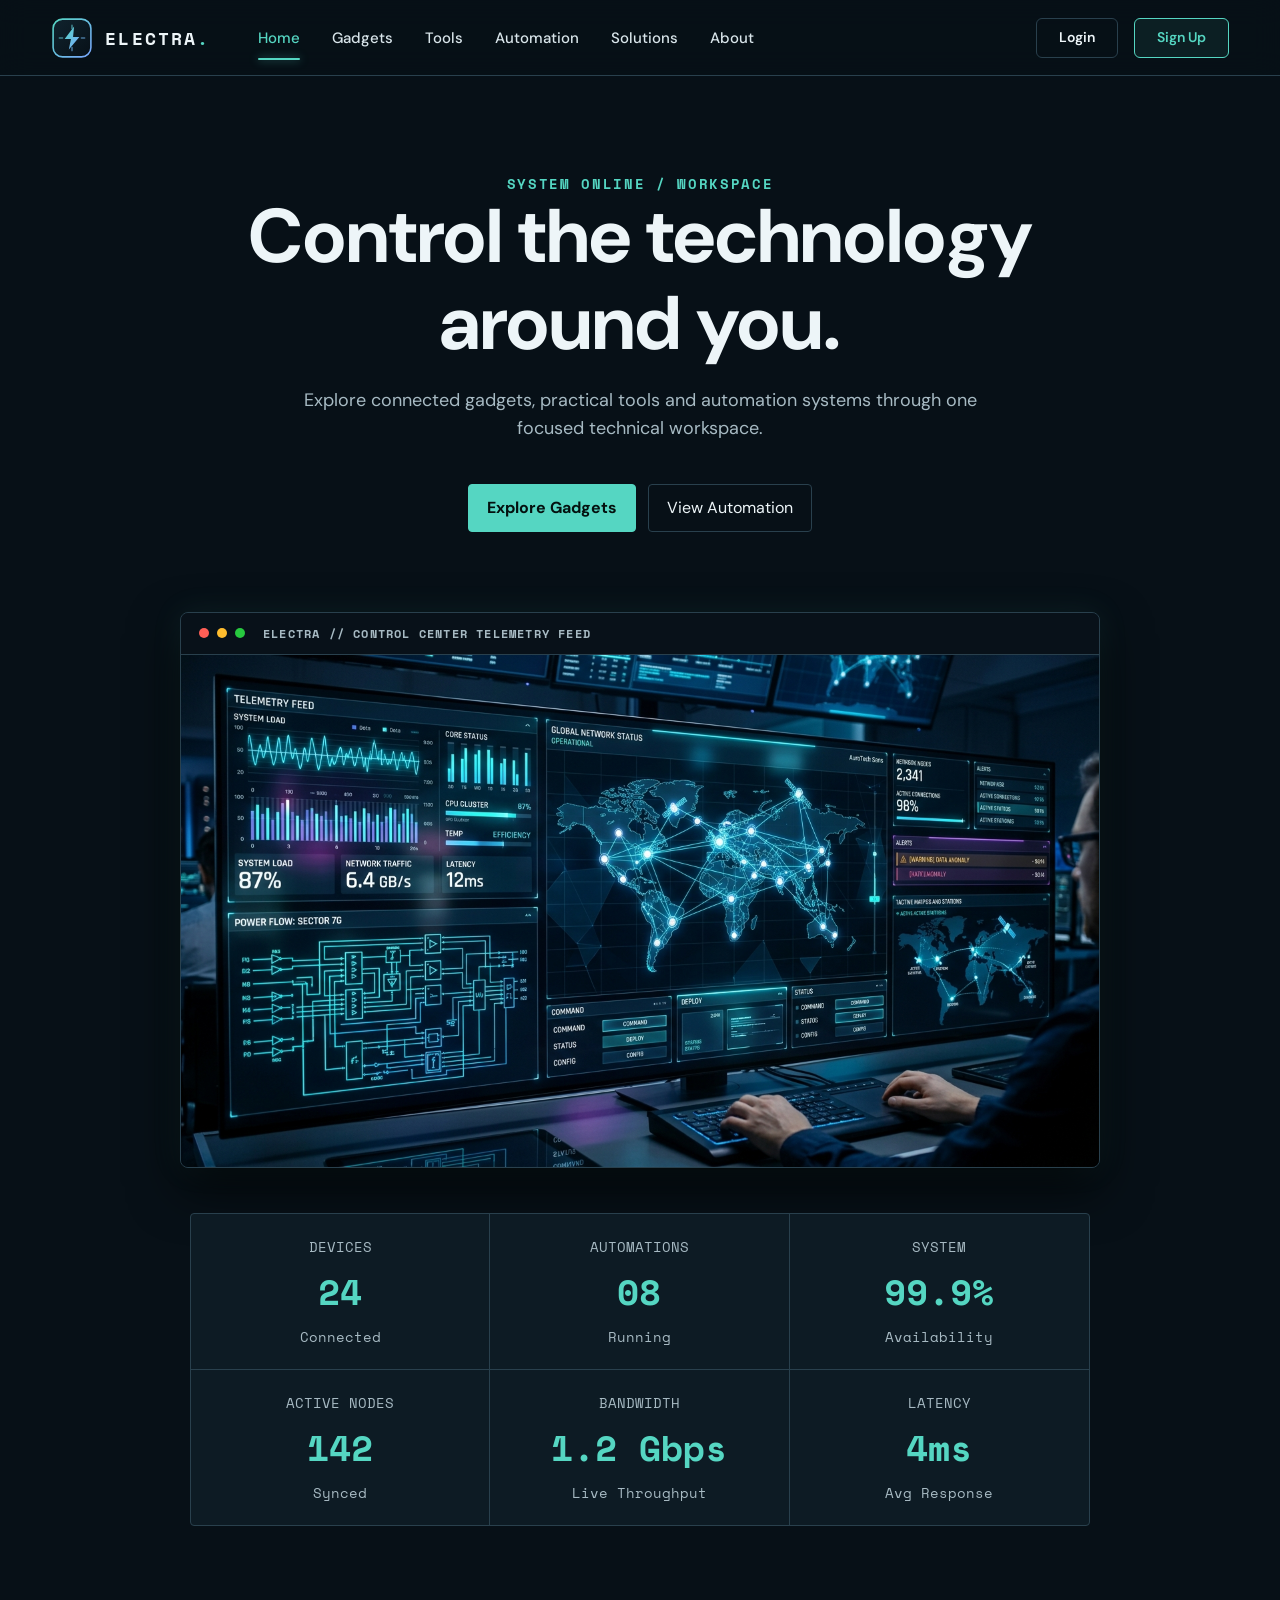
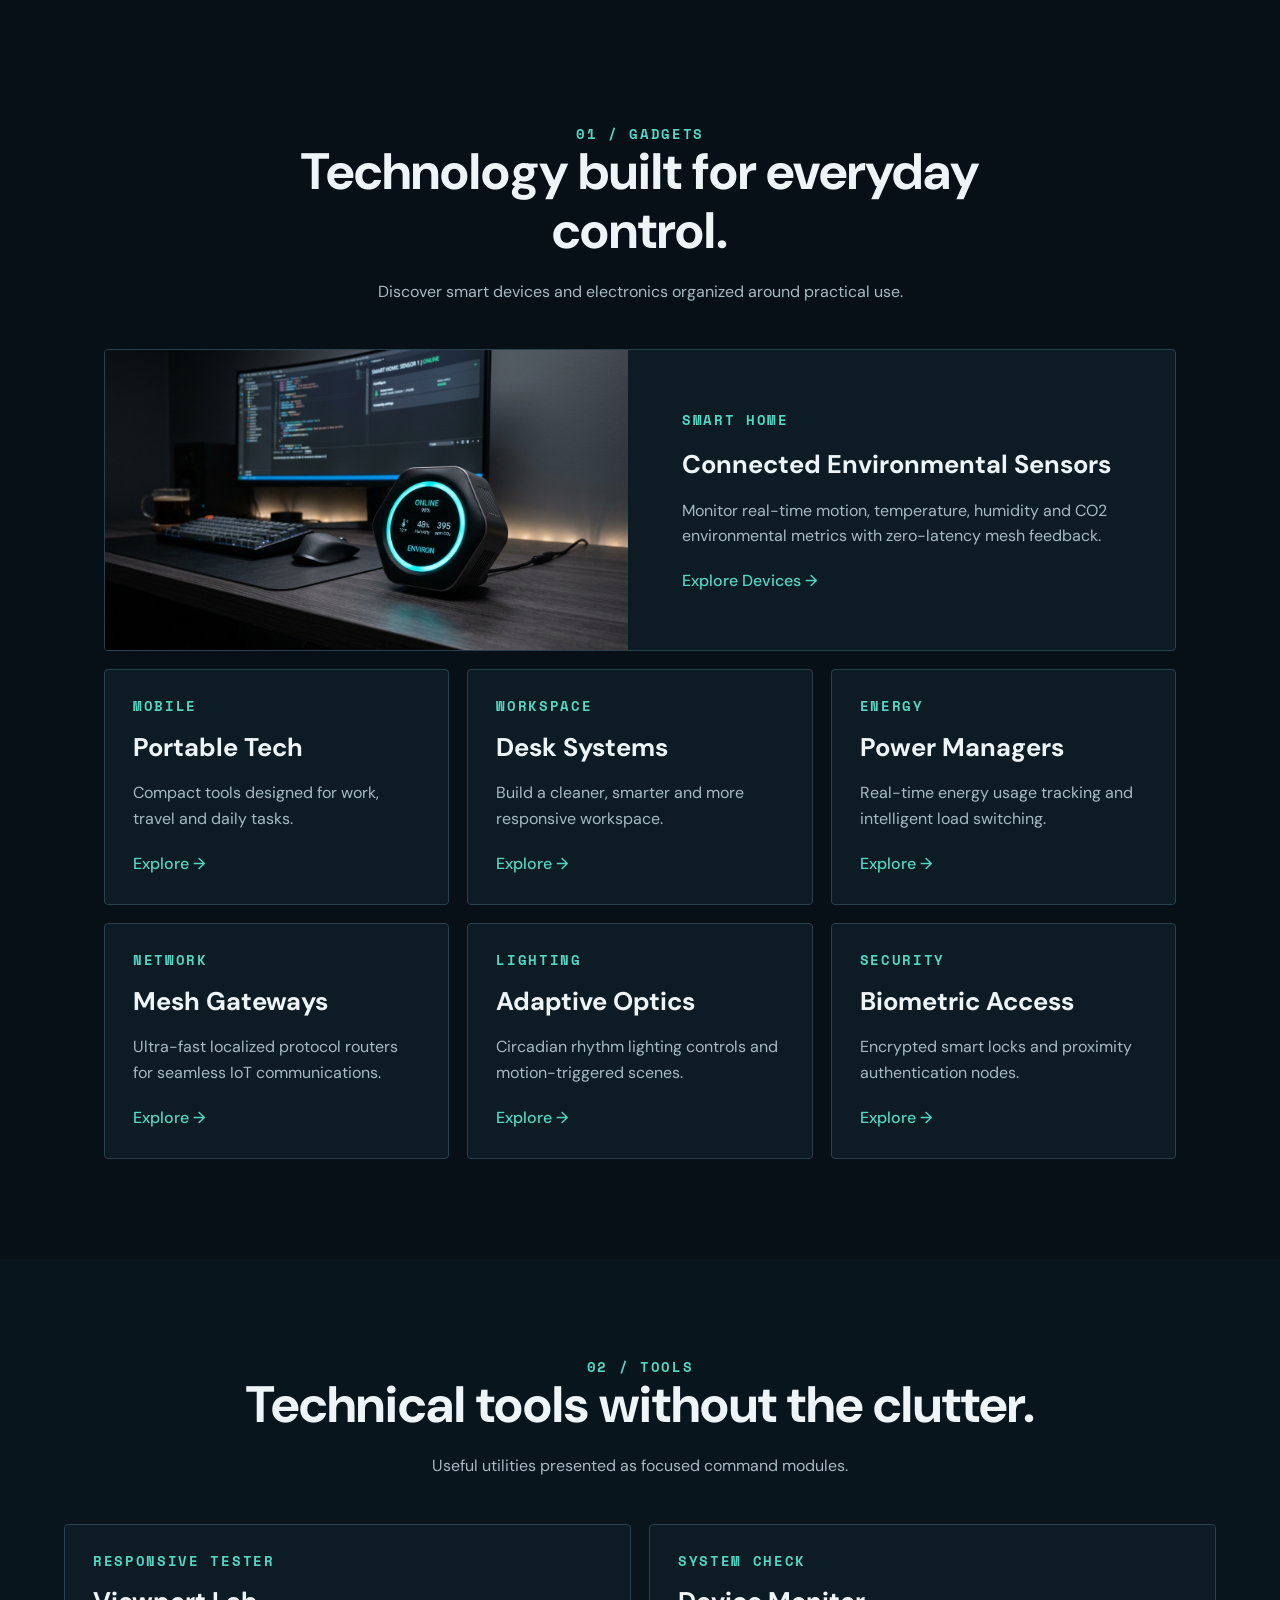
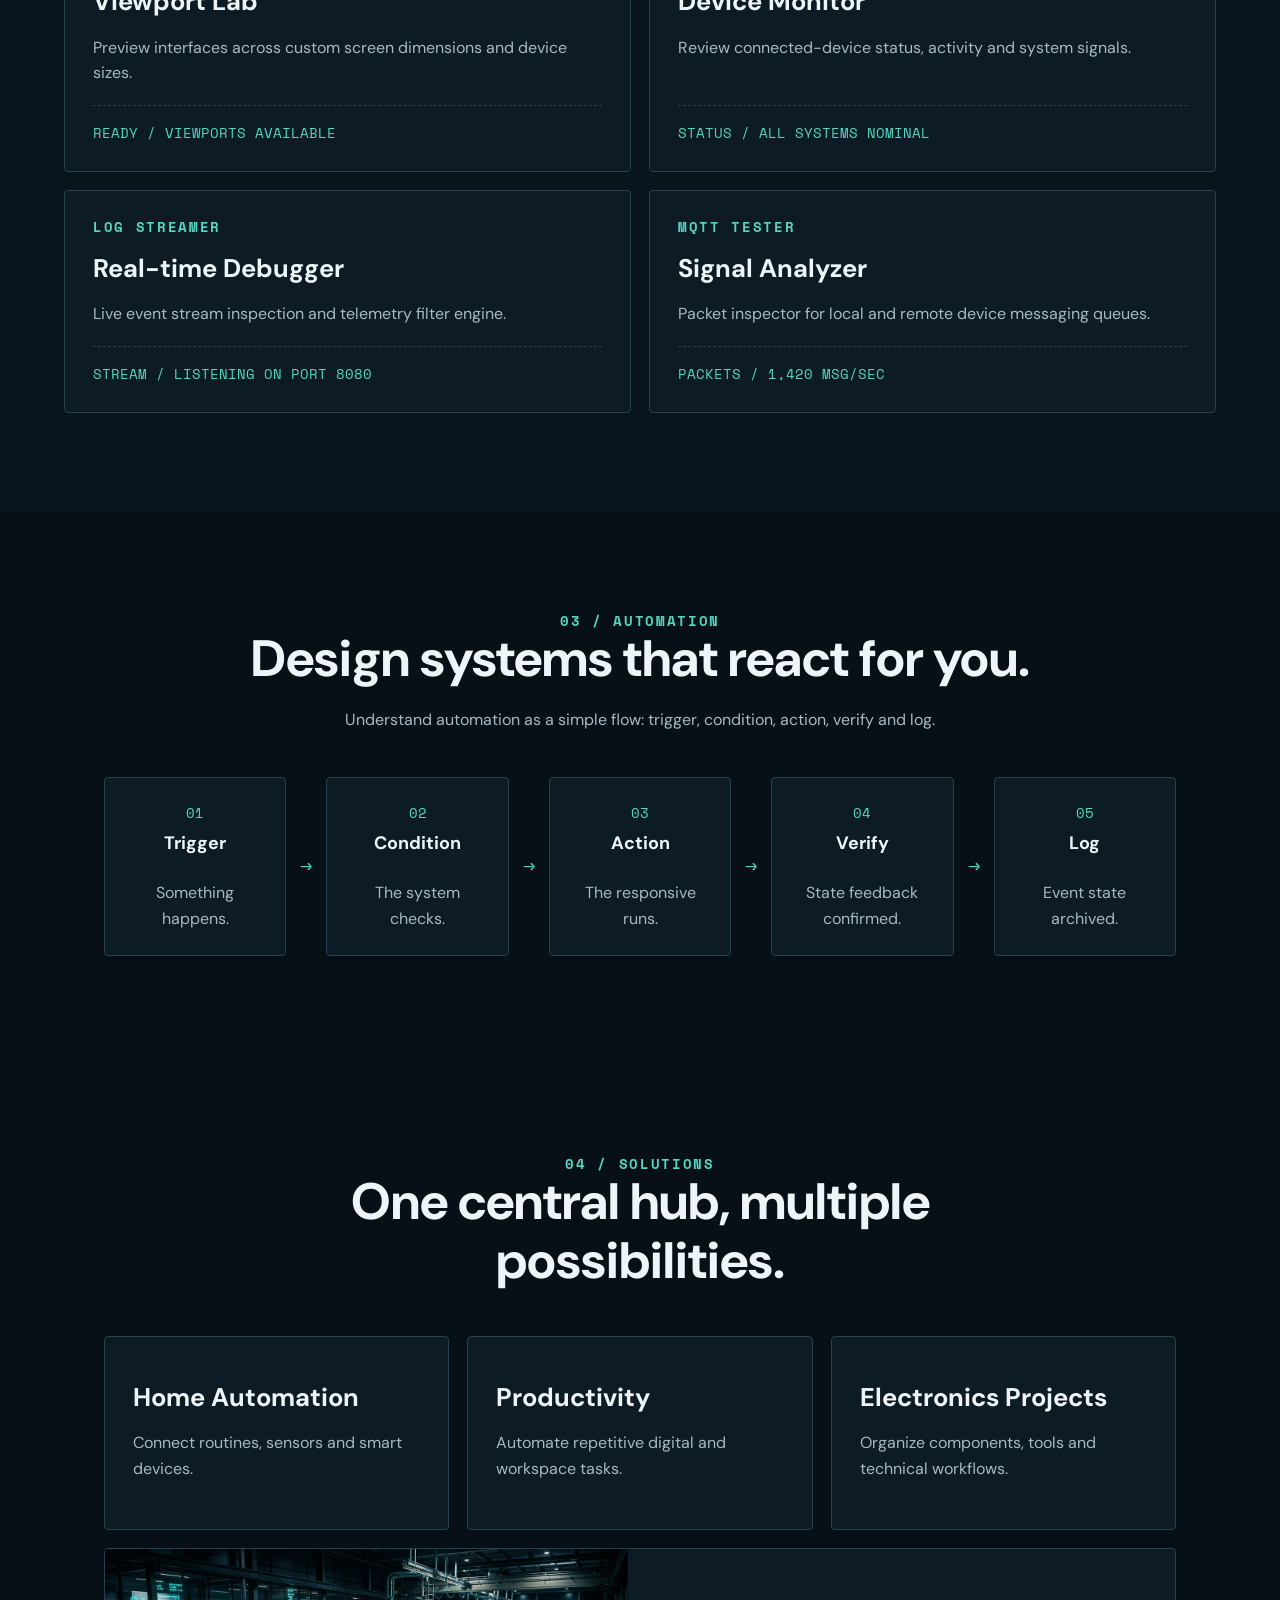
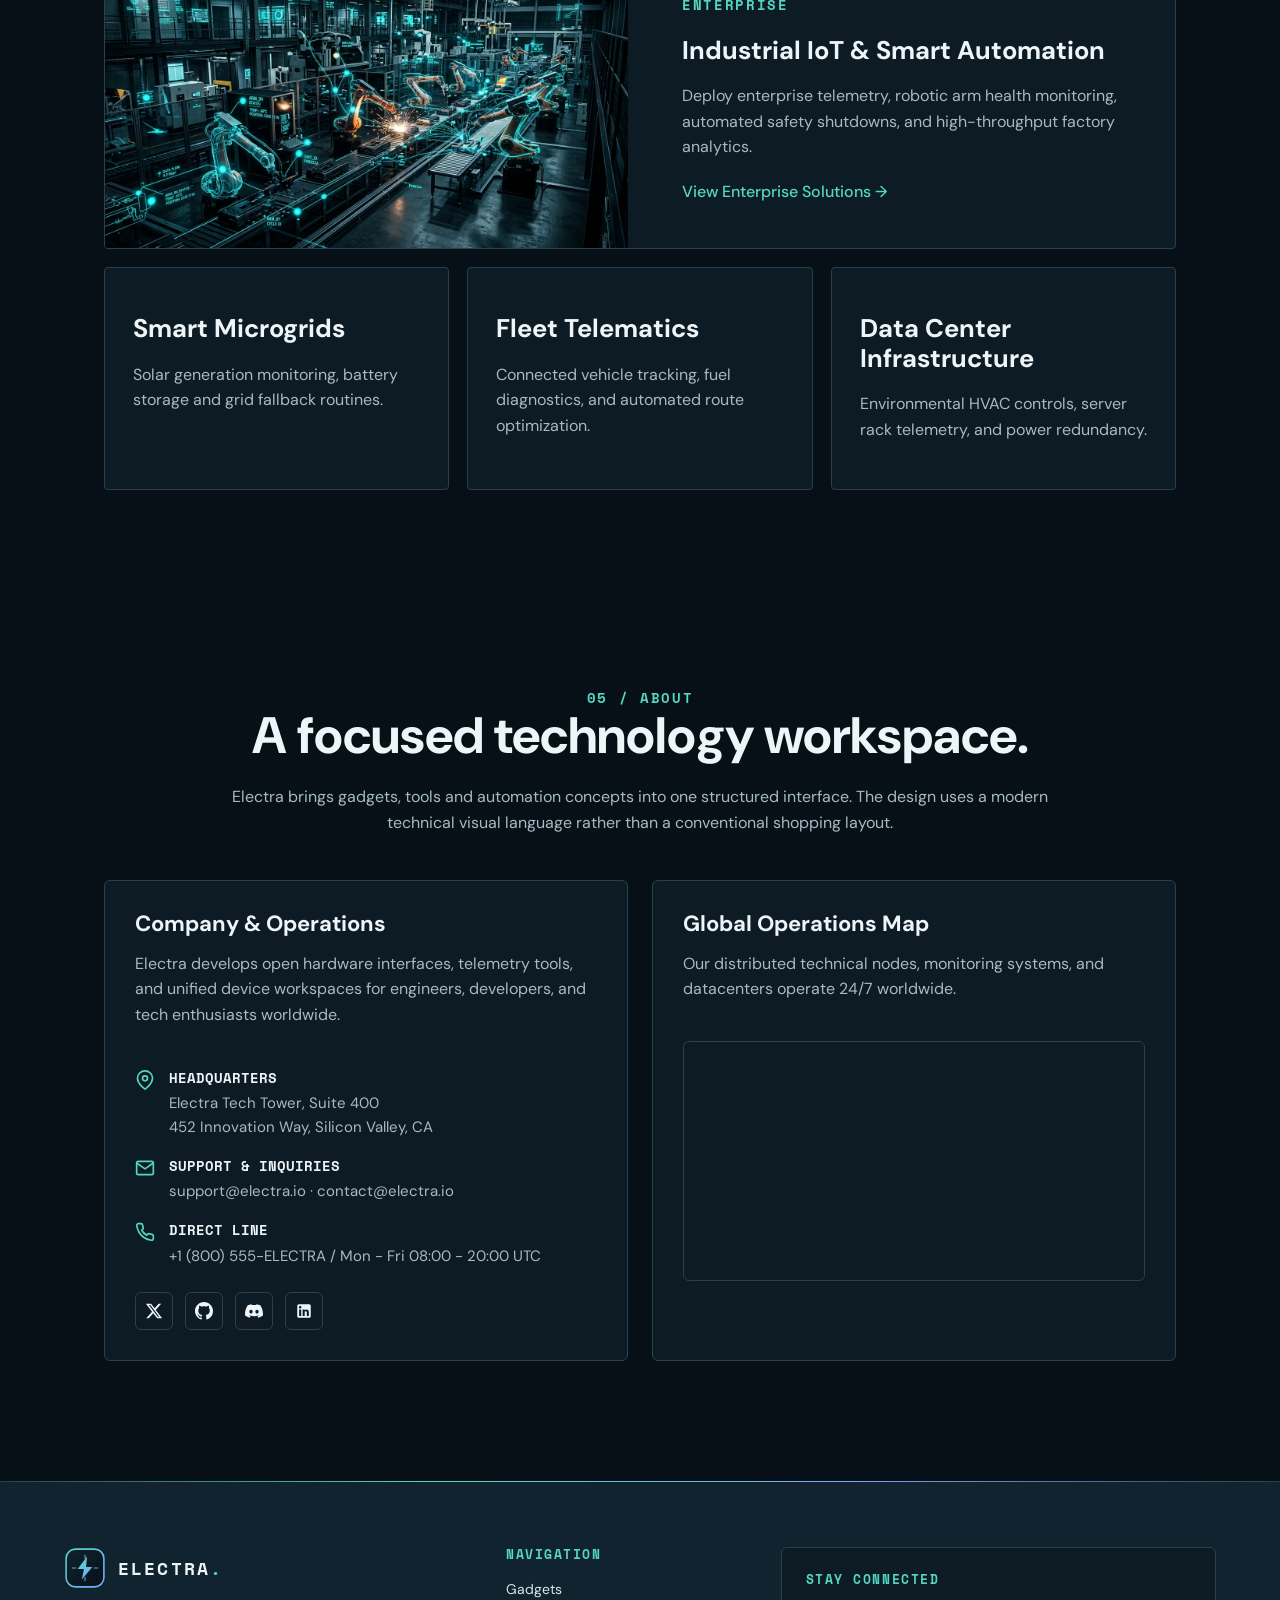
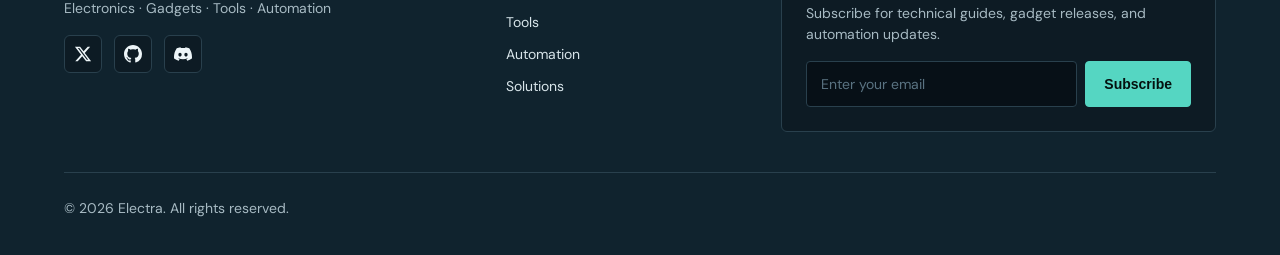
<file: index.html>
<!doctype html>
<html lang="en">

<head>
  <meta charset="UTF-8">
  <meta name="viewport" content="width=device-width, initial-scale=1.0">
  <title>Electra — Electronics, Gadgets & Automation</title>
  <link rel="icon" type="image/svg+xml" href="favicon.svg">
  <link rel="stylesheet" href="styles.css">
</head>

<body>
  <header class="site-header">
    <a class="brand" href="index.html" aria-label="Electra home">
      <svg class="brand-logo" width="40" height="40" viewBox="0 0 40 40" fill="none" xmlns="http://www.w3.org/2000/svg">
        <defs>
          <linearGradient id="electraGrad" x1="0%" y1="0%" x2="100%" y2="100%">
            <stop offset="0%" stop-color="#55d6c2" />
            <stop offset="100%" stop-color="#7aa7ff" />
          </linearGradient>
          <linearGradient id="bgGrad" x1="0%" y1="0%" x2="100%" y2="100%">
            <stop offset="0%" stop-color="#10232e" />
            <stop offset="100%" stop-color="#071017" />
          </linearGradient>
        </defs>
        <rect x="2" y="2" width="36" height="36" rx="9" fill="url(#bgGrad)" stroke="url(#electraGrad)"
          stroke-width="1.5" />
        <path d="M 8 20 H 11 M 29 20 H 32 M 20 8 V 11 M 20 29 V 32" stroke="url(#electraGrad)" stroke-width="1.5"
          stroke-linecap="round" opacity="0.6" />
        <path d="M22 9L13 21H19L17 31L27 19H21L22 9Z" fill="url(#electraGrad)" />
      </svg>
      <span class="brand-text">ELECTRA<span>.</span></span>
    </a>

    <div class="nav-wrapper">
      <nav class="main-nav" aria-label="Main navigation">
        <a href="#home" class="active">Home</a>
        <a href="#gadgets">Gadgets</a>
        <a href="#tools">Tools</a>
        <a href="#automation">Automation</a>
        <a href="#solutions">Solutions</a>
        <a href="#about">About</a>
      </nav>

      <div class="auth-links">
        <a class="login" href="login.html">Login</a>
        <a class="signup" href="signup.html">Sign Up</a>
      </div>
    </div>

    <button class="menu-toggle" aria-label="Open menu" aria-expanded="false">☰</button>
  </header>

  <main id="home">
    <!-- Hero Section -->
    <section class="hero section">
      <div class="eyebrow">SYSTEM ONLINE / WORKSPACE</div>
      <h1>Control the technology around you.</h1>
      <p>Explore connected gadgets, practical tools and automation systems through one focused technical workspace.</p>

      <div class="hero-actions">
        <a class="btn primary" href="#gadgets">Explore Gadgets</a>
        <a class="btn" href="#automation">View Automation</a>
      </div>

      <div class="hero-preview">
        <div class="hero-preview-header">
          <span class="dot red"></span>
          <span class="dot yellow"></span>
          <span class="dot green"></span>
          <span class="preview-title">ELECTRA // CONTROL CENTER TELEMETRY FEED</span>
        </div>
        <img src="images/hero_dashboard.jpg" alt="Electra High Tech Telemetry Control Center" class="hero-img">
      </div>

      <div class="status-grid">
        <div>
          <span>DEVICES</span>
          <strong>24</strong>
          <small>Connected</small>
        </div>
        <div>
          <span>AUTOMATIONS</span>
          <strong>08</strong>
          <small>Running</small>
        </div>
        <div>
          <span>SYSTEM</span>
          <strong>99.9%</strong>
          <small>Availability</small>
        </div>
        <div>
          <span>ACTIVE NODES</span>
          <strong>142</strong>
          <small>Synced</small>
        </div>
        <div>
          <span>BANDWIDTH</span>
          <strong>1.2 Gbps</strong>
          <small>Live Throughput</small>
        </div>
        <div>
          <span>LATENCY</span>
          <strong>4ms</strong>
          <small>Avg Response</small>
        </div>
      </div>
    </section>

    <!-- Gadgets Section -->
    <section id="gadgets" class="section">
      <div class="section-heading">
        <div class="eyebrow">01 / GADGETS</div>
        <h2>Technology built for everyday control.</h2>
        <p>Discover smart devices and electronics organized around practical use.</p>
      </div>

      <div class="card-grid three">
        <article class="panel panel-featured">
          <div class="panel-img-wrap">
            <img src="images/gadget_iot_sensors.jpg" alt="Connected Environmental Sensors" class="panel-img">
          </div>
          <div class="panel-body">
            <span class="tag">SMART HOME</span>
            <h3>Connected Environmental Sensors</h3>
            <p>Monitor real-time motion, temperature, humidity and CO2 environmental metrics with zero-latency mesh
              feedback.</p>
            <a href="#">Explore Devices →</a>
          </div>
        </article>

        <article class="panel">
          <span class="tag">MOBILE</span>
          <h3>Portable Tech</h3>
          <p>Compact tools designed for work, travel and daily tasks.</p>
          <a href="#">Explore →</a>
        </article>

        <article class="panel">
          <span class="tag">WORKSPACE</span>
          <h3>Desk Systems</h3>
          <p>Build a cleaner, smarter and more responsive workspace.</p>
          <a href="#">Explore →</a>
        </article>

        <article class="panel">
          <span class="tag">ENERGY</span>
          <h3>Power Managers</h3>
          <p>Real-time energy usage tracking and intelligent load switching.</p>
          <a href="#">Explore →</a>
        </article>

        <article class="panel">
          <span class="tag">NETWORK</span>
          <h3>Mesh Gateways</h3>
          <p>Ultra-fast localized protocol routers for seamless IoT communications.</p>
          <a href="#">Explore →</a>
        </article>

        <article class="panel">
          <span class="tag">LIGHTING</span>
          <h3>Adaptive Optics</h3>
          <p>Circadian rhythm lighting controls and motion-triggered scenes.</p>
          <a href="#">Explore →</a>
        </article>

        <article class="panel">
          <span class="tag">SECURITY</span>
          <h3>Biometric Access</h3>
          <p>Encrypted smart locks and proximity authentication nodes.</p>
          <a href="#">Explore →</a>
        </article>
      </div>
    </section>

    <!-- Tools Section -->
    <section id="tools" class="section dark-section">
      <div class="section-heading">
        <div class="eyebrow">02 / TOOLS</div>
        <h2>Technical tools without the clutter.</h2>
        <p>Useful utilities presented as focused command modules.</p>
      </div>

      <div class="card-grid two">
        <article class="panel terminal">
          <span class="tag">RESPONSIVE TESTER</span>
          <h3>Viewport Lab</h3>
          <p>Preview interfaces across custom screen dimensions and device sizes.</p>
          <div class="terminal-line">READY / VIEWPORTS AVAILABLE</div>
        </article>

        <article class="panel terminal">
          <span class="tag">SYSTEM CHECK</span>
          <h3>Device Monitor</h3>
          <p>Review connected-device status, activity and system signals.</p>
          <div class="terminal-line">STATUS / ALL SYSTEMS NOMINAL</div>
        </article>

        <article class="panel terminal">
          <span class="tag">LOG STREAMER</span>
          <h3>Real-time Debugger</h3>
          <p>Live event stream inspection and telemetry filter engine.</p>
          <div class="terminal-line">STREAM / LISTENING ON PORT 8080</div>
        </article>

        <article class="panel terminal">
          <span class="tag">MQTT TESTER</span>
          <h3>Signal Analyzer</h3>
          <p>Packet inspector for local and remote device messaging queues.</p>
          <div class="terminal-line">PACKETS / 1,420 MSG/SEC</div>
        </article>
      </div>
    </section>

    <!-- Automation Section -->
    <section id="automation" class="section">
      <div class="section-heading">
        <div class="eyebrow">03 / AUTOMATION</div>
        <h2>Design systems that react for you.</h2>
        <p>Understand automation as a simple flow: trigger, condition, action, verify and log.</p>
      </div>

      <div class="flow">
        <div class="flow-node">
          <span>01</span>
          <h3>Trigger</h3>
          <p>Something happens.</p>
        </div>
        <div class="flow-arrow">→</div>

        <div class="flow-node">
          <span>02</span>
          <h3>Condition</h3>
          <p>The system checks.</p>
        </div>
        <div class="flow-arrow">→</div>

        <div class="flow-node">
          <span>03</span>
          <h3>Action</h3>
          <p>The responsive runs.</p>
        </div>
        <div class="flow-arrow">→</div>

        <div class="flow-node">
          <span>04</span>
          <h3>Verify</h3>
          <p>State feedback confirmed.</p>
        </div>
        <div class="flow-arrow">→</div>

        <div class="flow-node">
          <span>05</span>
          <h3>Log</h3>
          <p>Event state archived.</p>
        </div>
      </div>
    </section>

    <!-- Solutions Section -->
    <section id="solutions" class="section">
      <div class="section-heading">
        <div class="eyebrow">04 / SOLUTIONS</div>
        <h2>One central hub, multiple possibilities.</h2>
      </div>

      <div class="card-grid three">
        <article class="panel">
          <h3>Home Automation</h3>
          <p>Connect routines, sensors and smart devices.</p>
        </article>
        <article class="panel">
          <h3>Productivity</h3>
          <p>Automate repetitive digital and workspace tasks.</p>
        </article>
        <article class="panel">
          <h3>Electronics Projects</h3>
          <p>Organize components, tools and technical workflows.</p>
        </article>
        <article class="panel panel-featured">
          <div class="panel-img-wrap">
            <img src="images/solution_industrial.jpg" alt="Industrial Automation & IoT Telemetry" class="panel-img">
          </div>
          <div class="panel-body">
            <span class="tag">ENTERPRISE</span>
            <h3>Industrial IoT & Smart Automation</h3>
            <p>Deploy enterprise telemetry, robotic arm health monitoring, automated safety shutdowns, and
              high-throughput factory analytics.</p>
            <a href="#">View Enterprise Solutions →</a>
          </div>
        </article>
        <article class="panel">
          <h3>Smart Microgrids</h3>
          <p>Solar generation monitoring, battery storage and grid fallback routines.</p>
        </article>
        <article class="panel">
          <h3>Fleet Telematics</h3>
          <p>Connected vehicle tracking, fuel diagnostics, and automated route optimization.</p>
        </article>
        <article class="panel">
          <h3>Data Center Infrastructure</h3>
          <p>Environmental HVAC controls, server rack telemetry, and power redundancy.</p>
        </article>
      </div>
    </section>

    <!-- About & Contact Section -->
    <section id="about" class="section about">
      <div class="section-heading">
        <div class="eyebrow">05 / ABOUT</div>
        <h2>A focused technology workspace.</h2>
        <p>Electra brings gadgets, tools and automation concepts into one structured interface. The design uses a modern
          technical visual language rather than a conventional shopping layout.</p>
      </div>

      <div class="about-grid">
        <div class="about-card">
          <h3>Company & Operations</h3>
          <p>Electra develops open hardware interfaces, telemetry tools, and unified device workspaces for engineers,
            developers, and tech enthusiasts worldwide.</p>

          <div class="contact-info-list">
            <div class="contact-info-item">
              <svg width="20" height="20" viewBox="0 0 24 24" fill="none" stroke="currentColor" stroke-width="2">
                <path d="M21 10c0 7-9 13-9 13s-9-6-9-13a9 9 0 0 1 18 0z"></path>
                <circle cx="12" cy="10" r="3"></circle>
              </svg>
              <div>
                <strong>HEADQUARTERS</strong>
                Electra Tech Tower, Suite 400<br>452 Innovation Way, Silicon Valley, CA
              </div>
            </div>

            <div class="contact-info-item">
              <svg width="20" height="20" viewBox="0 0 24 24" fill="none" stroke="currentColor" stroke-width="2">
                <path d="M4 4h16c1.1 0 2 .9 2 2v12c0 1.1-.9 2-2 2H4c-1.1 0-2-.9-2-2V6c0-1.1.9-2 2-2z"></path>
                <polyline points="22,6 12,13 2,6"></polyline>
              </svg>
              <div>
                <strong>SUPPORT & INQUIRIES</strong>
                support@electra.io · contact@electra.io
              </div>
            </div>

            <div class="contact-info-item">
              <svg width="20" height="20" viewBox="0 0 24 24" fill="none" stroke="currentColor" stroke-width="2">
                <path
                  d="M22 16.92v3a2 2 0 0 1-2.18 2 19.79 19.79 0 0 1-8.63-3.07 19.5 19.5 0 0 1-6-6 19.79 19.79 0 0 1-3.07-8.67A2 2 0 0 1 4.11 2h3a2 2 0 0 1 2 1.72 12.84 12.84 0 0 0 .7 2.81 2 2 0 0 1-.45 2.11L8.09 9.91a16 16 0 0 0 6 6l1.27-1.27a2 2 0 0 1 2.11-.45 12.84 12.84 0 0 0 2.81.7A2 2 0 0 1 22 16.92z">
                </path>
              </svg>
              <div>
                <strong>DIRECT LINE</strong>
                +1 (800) 555-ELECTRA / Mon - Fri 08:00 - 20:00 UTC
              </div>
            </div>
          </div>

          <div class="social-links" style="margin-top: 24px;" aria-label="Social media links">
            <a href="#" class="social-icon" aria-label="X (Twitter)" title="X (Twitter)">
              <svg width="18" height="18" viewBox="0 0 24 24" fill="currentColor">
                <path
                  d="M18.244 2.25h3.308l-7.227 8.26 8.502 11.24H16.17l-5.214-6.817L4.99 21.75H1.68l7.73-8.835L1.254 2.25H8.08l4.713 6.231zm-1.161 17.52h1.833L7.084 4.126H5.117z" />
              </svg>
            </a>
            <a href="#" class="social-icon" aria-label="GitHub" title="GitHub">
              <svg width="18" height="18" viewBox="0 0 24 24" fill="currentColor">
                <path
                  d="M12 0C5.37 0 0 5.37 0 12c0 5.31 3.435 9.795 8.205 11.385.6.105.825-.255.825-.57 0-.285-.015-1.23-.015-2.235-3.015.555-3.795-.735-4.035-1.41-.135-.345-.72-1.41-1.23-1.695-.42-.225-1.02-.78-.015-.795.945-.015 1.62.87 1.845 1.23 1.08 1.815 2.805 1.305 3.495.99.105-.78.42-1.305.765-1.605-2.67-.3-5.46-1.335-5.46-5.925 0-1.305.465-2.385 1.23-3.225-.12-.3-.54-1.53.12-3.18 0 0 1.005-.315 3.3 1.23.96-.27 1.98-.405 3-.405s2.04.135 3 .405c2.295-1.56 3.3-1.23 3.3-1.23.66 1.65.24 2.88.12 3.18.765.84 1.23 1.905 1.23 3.225 0 4.605-2.805 5.625-5.475 5.925.435.375.81 1.095.81 2.22 0 1.605-.015 2.895-.015 3.3 0 .315.225.69.825.57A12.02 12.02 0 0024 12c0-6.63-5.37-12-12-12z" />
              </svg>
            </a>
            <a href="#" class="social-icon" aria-label="Discord" title="Discord">
              <svg width="18" height="18" viewBox="0 0 24 24" fill="currentColor">
                <path
                  d="M20.317 4.37a19.791 19.791 0 00-4.885-1.515.074.074 0 00-.079.037c-.21.375-.444.864-.608 1.25a18.27 18.27 0 00-5.487 0 12.64 12.64 0 00-.617-1.25.077.077 0 00-.079-.037A19.736 19.736 0 003.677 4.37a.07.07 0 00-.032.027C.533 9.046-.32 13.58.099 18.057a.082.082 0 00.031.057 19.9 19.9 0 005.993 3.03.078.078 0 00.084-.028c.462-.63.874-1.295 1.226-1.994.021-.041.001-.09-.041-.106a13.107 13.107 0 01-1.872-.892.077.077 0 01-.008-.128 10.2 10.2 0 00.372-.292.074.074 0 01.077-.01c3.928 1.793 8.18 1.793 12.061 0a.074.074 0 01.078.009c.12.098.246.198.373.292a.077.077 0 01-.006.127 12.299 12.299 0 01-1.873.892.077.077 0 00-.041.107c.36.698.772 1.362 1.225 1.993a.076.076 0 00.084.028 19.839 19.839 0 006.002-3.03.077.077 0 00.032-.054c.5-5.177-.838-9.674-3.549-13.66a.061.061 0 00-.031-.028zM8.02 15.33c-1.183 0-2.157-1.085-2.157-2.419 0-1.333.956-2.419 2.157-2.419 1.21 0 2.176 1.096 2.157 2.42 0 1.333-.956 2.418-2.157 2.418zm7.975 0c-1.183 0-2.157-1.085-2.157-2.419 0-1.333.955-2.419 2.157-2.419 1.21 0 2.176 1.096 2.157 2.42 0 1.333-.946 2.418-2.157 2.418z" />
              </svg>
            </a>
            <a href="#" class="social-icon" aria-label="LinkedIn" title="LinkedIn">
              <svg width="18" height="18" viewBox="0 0 24 24" fill="currentColor">
                <path
                  d="M19 3a2 2 0 0 1 2 2v14a2 2 0 0 1-2 2H5a2 2 0 0 1-2-2V5a2 2 0 0 1 2-2h14m-.5 15.5v-5.3a3.26 3.26 0 0 0-3.26-3.26c-.85 0-1.84.52-2.28 1.3v-1.11h-2.79v8.37h2.79v-4.93c0-.77.62-1.4 1.39-1.4a1.4 1.4 0 0 1 1.4 1.4v4.93h2.75M6.88 8.56a1.68 1.68 0 0 0 1.68-1.68c0-.93-.75-1.69-1.68-1.69a1.69 1.69 0 0 0-1.69 1.69c0 .93.76 1.68 1.69 1.68m1.39 9.94v-8.37H5.5v8.37h2.77z" />
              </svg>
            </a>
          </div>
        </div>

        <div class="about-card">
          <h3>Global Operations Map</h3>
          <p>Our distributed technical nodes, monitoring systems, and datacenters operate 24/7 worldwide.</p>
          <div class="map-container">
            <iframe title="Electra Location Map"
              src="https://www.google.com/maps/embed?pb=!1m18!1m12!1m3!1d100939.98555098464!2d-122.0838572!3d37.3860517!2m3!1f0!2f0!3f0!3m2!1i1024!2i768!4f13.1!3m3!1m2!1s0x808fb7495bec0189%3A0x7c17d44a466baf9b!2sSilicon%20Valley%2C%20CA!5e0!3m2!1sen!2sus!4v1620000000000!5m2!1sen!2sus"
              loading="lazy"></iframe>
          </div>
        </div>
      </div>
    </section>
  </main>

  <footer class="site-footer">
    <div class="footer-container">
      <div class="footer-brand">
        <a class="brand" href="index.html" aria-label="Electra home">
          <svg class="brand-logo" width="36" height="36" viewBox="0 0 40 40" fill="none"
            xmlns="http://www.w3.org/2000/svg">
            <defs>
              <linearGradient id="electraGradFooter" x1="0%" y1="0%" x2="100%" y2="100%">
                <stop offset="0%" stop-color="#55d6c2" />
                <stop offset="100%" stop-color="#7aa7ff" />
              </linearGradient>
              <linearGradient id="bgGradFooter" x1="0%" y1="0%" x2="100%" y2="100%">
                <stop offset="0%" stop-color="#10232e" />
                <stop offset="100%" stop-color="#071017" />
              </linearGradient>
            </defs>
            <rect x="2" y="2" width="36" height="36" rx="9" fill="url(#bgGradFooter)" stroke="url(#electraGradFooter)"
              stroke-width="1.5" />
            <path d="M 8 20 H 11 M 29 20 H 32 M 20 8 V 11 M 20 29 V 32" stroke="url(#electraGradFooter)"
              stroke-width="1.5" stroke-linecap="round" opacity="0.6" />
            <path d="M22 9L13 21H19L17 31L27 19H21L22 9Z" fill="url(#electraGradFooter)" />
          </svg>
          <span class="brand-text">ELECTRA<span>.</span></span>
        </a>
        <p>Electronics · Gadgets · Tools · Automation</p>

        <div class="social-links" aria-label="Social media links">
          <a href="#" class="social-icon" aria-label="X (Twitter)" title="X (Twitter)">
            <svg width="18" height="18" viewBox="0 0 24 24" fill="currentColor">
              <path
                d="M18.244 2.25h3.308l-7.227 8.26 8.502 11.24H16.17l-5.214-6.817L4.99 21.75H1.68l7.73-8.835L1.254 2.25H8.08l4.713 6.231zm-1.161 17.52h1.833L7.084 4.126H5.117z" />
            </svg>
          </a>
          <a href="#" class="social-icon" aria-label="GitHub" title="GitHub">
            <svg width="18" height="18" viewBox="0 0 24 24" fill="currentColor">
              <path
                d="M12 0C5.37 0 0 5.37 0 12c0 5.31 3.435 9.795 8.205 11.385.6.105.825-.255.825-.57 0-.285-.015-1.23-.015-2.235-3.015.555-3.795-.735-4.035-1.41-.135-.345-.72-1.41-1.23-1.695-.42-.225-1.02-.78-.015-.795.945-.015 1.62.87 1.845 1.23 1.08 1.815 2.805 1.305 3.495.99.105-.78.42-1.305.765-1.605-2.67-.3-5.46-1.335-5.46-5.925 0-1.305.465-2.385 1.23-3.225-.12-.3-.54-1.53.12-3.18 0 0 1.005-.315 3.3 1.23.96-.27 1.98-.405 3-.405s2.04.135 3 .405c2.295-1.56 3.3-1.23 3.3-1.23.66 1.65.24 2.88.12 3.18.765.84 1.23 1.905 1.23 3.225 0 4.605-2.805 5.625-5.475 5.925.435.375.81 1.095.81 2.22 0 1.605-.015 2.895-.015 3.3 0 .315.225.69.825.57A12.02 12.02 0 0024 12c0-6.63-5.37-12-12-12z" />
            </svg>
          </a>
          <a href="#" class="social-icon" aria-label="Discord" title="Discord">
            <svg width="18" height="18" viewBox="0 0 24 24" fill="currentColor">
              <path
                d="M20.317 4.37a19.791 19.791 0 00-4.885-1.515.074.074 0 00-.079.037c-.21.375-.444.864-.608 1.25a18.27 18.27 0 00-5.487 0 12.64 12.64 0 00-.617-1.25.077.077 0 00-.079-.037A19.736 19.736 0 003.677 4.37a.07.07 0 00-.032.027C.533 9.046-.32 13.58.099 18.057a.082.082 0 00.031.057 19.9 19.9 0 005.993 3.03.078.078 0 00.084-.028c.462-.63.874-1.295 1.226-1.994.021-.041.001-.09-.041-.106a13.107 13.107 0 01-1.872-.892.077.077 0 01-.008-.128 10.2 10.2 0 00.372-.292.074.074 0 01.077-.01c3.928 1.793 8.18 1.793 12.061 0a.074.074 0 01.078.009c.12.098.246.198.373.292a.077.077 0 01-.006.127 12.299 12.299 0 01-1.873.892.077.077 0 00-.041.107c.36.698.772 1.362 1.225 1.993a.076.076 0 00.084.028 19.839 19.839 0 006.002-3.03.077.077 0 00.032-.054c.5-5.177-.838-9.674-3.549-13.66a.061.061 0 00-.031-.028zM8.02 15.33c-1.183 0-2.157-1.085-2.157-2.419 0-1.333.956-2.419 2.157-2.419 1.21 0 2.176 1.096 2.157 2.42 0 1.333-.956 2.418-2.157 2.418zm7.975 0c-1.183 0-2.157-1.085-2.157-2.419 0-1.333.955-2.419 2.157-2.419 1.21 0 2.176 1.096 2.157 2.42 0 1.333-.946 2.418-2.157 2.418z" />
            </svg>
          </a>
        </div>
      </div>

      <div class="footer-col">
        <h4 class="footer-title">Navigation</h4>
        <div class="footer-links">
          <a href="#gadgets">Gadgets</a>
          <a href="#tools">Tools</a>
          <a href="#automation">Automation</a>
          <a href="#solutions">Solutions</a>
        </div>
      </div>

      <div class="footer-newsletter">
        <h4 class="footer-title">Stay Connected</h4>
        <p class="newsletter-desc">Subscribe for technical guides, gadget releases, and automation updates.</p>
        <form class="newsletter-form">
          <div class="newsletter-input-wrap">
            <input type="email" class="newsletter-input" placeholder="Enter your email" required
              aria-label="Email address for newsletter">
            <button type="submit" class="btn primary newsletter-btn">Subscribe</button>
          </div>
        </form>
      </div>
    </div>

    <div class="footer-bottom">
      <p class="copyright">© 2026 Electra. All rights reserved.</p>
    </div>
  </footer>

  <!-- Back to Top Button -->
  <button id="back-to-top" class="back-to-top" aria-label="Back to top" title="Back to top">
    <svg width="20" height="20" viewBox="0 0 24 24" fill="none" stroke="currentColor" stroke-width="2.5" stroke-linecap="round" stroke-linejoin="round">
      <polyline points="18 15 12 9 6 15"></polyline>
    </svg>
  </button>

  <script src="script.js"></script>
</body>

</html>
</file>
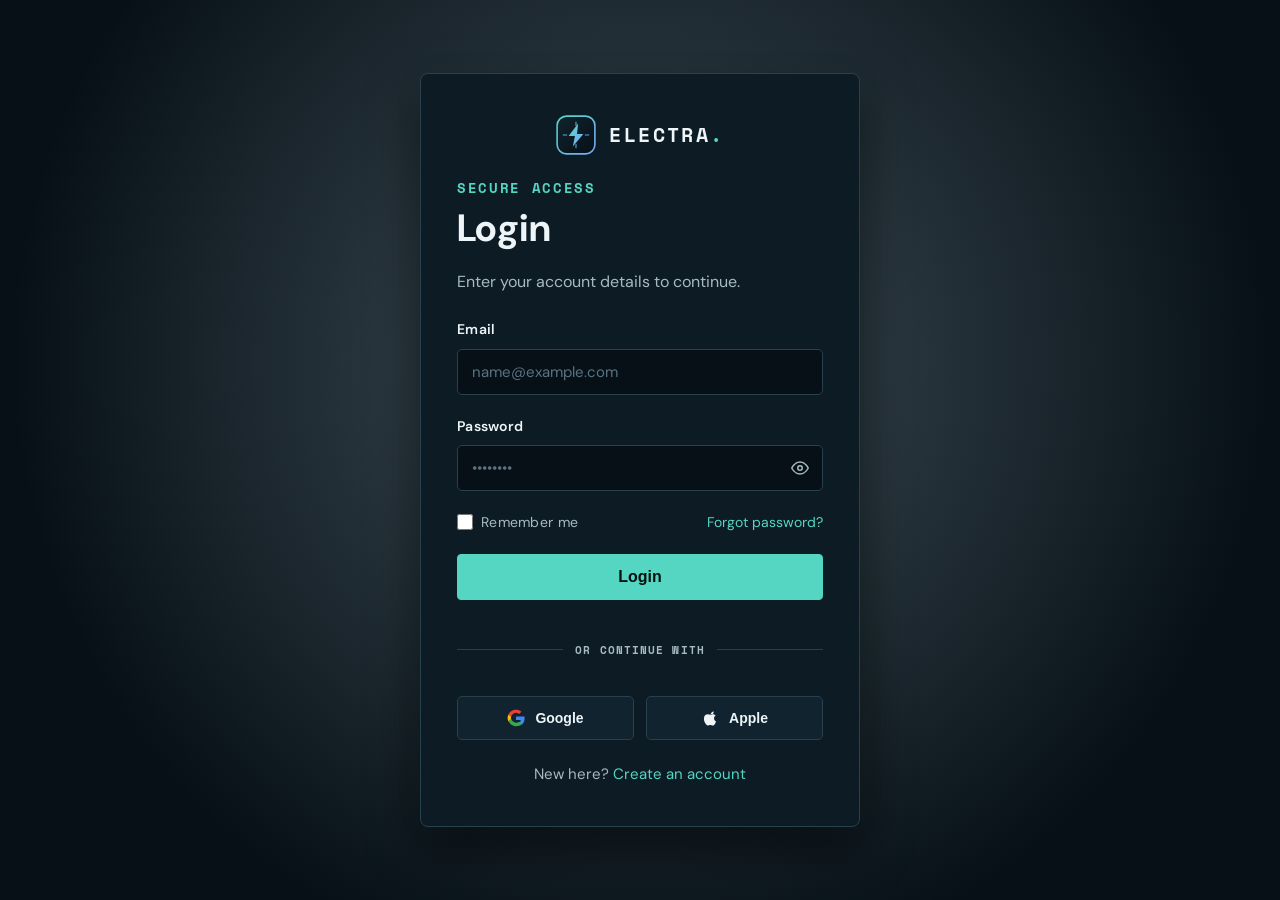
<file: login.html>
<!doctype html>
<html lang="en">
<head>
  <meta charset="UTF-8">
  <meta name="viewport" content="width=device-width, initial-scale=1.0">
  <title>Login — Electra</title>
  <link rel="icon" type="image/svg+xml" href="favicon.svg">
  <link rel="stylesheet" href="styles.css">
</head>
<body class="auth-page">
  <main class="auth-main">
    <div class="auth-card">
      <div class="auth-logo">
        <a class="brand" href="index.html" aria-label="Electra home">
          <svg class="brand-logo" width="44" height="44" viewBox="0 0 40 40" fill="none" xmlns="http://www.w3.org/2000/svg">
            <defs>
              <linearGradient id="electraGradAuth" x1="0%" y1="0%" x2="100%" y2="100%">
                <stop offset="0%" stop-color="#55d6c2" />
                <stop offset="100%" stop-color="#7aa7ff" />
              </linearGradient>
              <linearGradient id="bgGradAuth" x1="0%" y1="0%" x2="100%" y2="100%">
                <stop offset="0%" stop-color="#10232e" />
                <stop offset="100%" stop-color="#071017" />
              </linearGradient>
            </defs>
            <rect x="2" y="2" width="36" height="36" rx="9" fill="url(#bgGradAuth)" stroke="url(#electraGradAuth)" stroke-width="1.5" />
            <path d="M 8 20 H 11 M 29 20 H 32 M 20 8 V 11 M 20 29 V 32" stroke="url(#electraGradAuth)" stroke-width="1.5" stroke-linecap="round" opacity="0.6" />
            <path d="M22 9L13 21H19L17 31L27 19H21L22 9Z" fill="url(#electraGradAuth)" />
          </svg>
          <span class="brand-text">ELECTRA<span>.</span></span>
        </a>
      </div>
      
      <div class="eyebrow">SECURE ACCESS</div>
      <h1>Login</h1>
      <p>Enter your account details to continue.</p>
      
      <form>
        <label>
          Email
          <input type="email" placeholder="name@example.com" required>
        </label>
        
        <label>
          Password
          <div class="password-field-wrap">
            <input type="password" placeholder="••••••••" required>
            <button type="button" class="toggle-password-btn" aria-label="Show password">
              <svg width="18" height="18" viewBox="0 0 24 24" fill="none" stroke="currentColor" stroke-width="2" stroke-linecap="round" stroke-linejoin="round">
                <path d="M1 12s4-8 11-8 11 8 11 8-4 8-11 8-11-8-11-8z"></path>
                <circle cx="12" cy="12" r="3"></circle>
              </svg>
            </button>
          </div>
        </label>
        
        <div class="form-row">
          <label class="check">
            <input type="checkbox"> Remember me
          </label>
          <a href="#">Forgot password?</a>
        </div>
        
        <button class="btn primary full" type="submit">Login</button>

        <div class="auth-divider">
          <span>OR CONTINUE WITH</span>
        </div>

        <div class="social-auth-buttons">
          <button type="button" class="social-btn google-btn">
            <svg width="18" height="18" viewBox="0 0 24 24">
              <path fill="#EA4335" d="M12 5c1.6 0 3 .6 4.1 1.6l3.1-3.1C17.3 1.7 14.8 1 12 1 7.5 1 3.7 3.6 1.9 7.3l3.7 2.9C6.5 7.3 9 5 12 5z"/>
              <path fill="#4285F4" d="M23.5 12.3c0-.8-.1-1.6-.2-2.3H12v4.5h6.5c-.3 1.5-1.1 2.8-2.4 3.7l3.7 2.9c2.2-2 3.7-5 3.7-8.8z"/>
              <path fill="#FBBC05" d="M5.6 14.8c-.2-.7-.4-1.5-.4-2.3s.2-1.6.4-2.3L1.9 7.3C1.2 8.7.8 10.3.8 12s.4 3.3 1.1 4.7l3.7-2.9z"/>
              <path fill="#34A853" d="M12 23c3.2 0 6-1.1 8-3l-3.7-2.9c-1.1.7-2.5 1.2-4.3 1.2-3 0-5.5-2.3-6.4-5.2L1.9 16C3.7 19.7 7.5 23 12 23z"/>
            </svg>
            <span>Google</span>
          </button>
          
          <button type="button" class="social-btn apple-btn">
            <svg width="18" height="18" viewBox="0 0 24 24" fill="currentColor">
              <path d="M18.71 19.5c-.83 1.24-1.71 2.45-3.05 2.47-1.34.03-1.77-.79-3.29-.79-1.53 0-2 .77-3.27.82-1.31.05-2.3-1.32-3.14-2.53C4.25 17 2.94 12.45 4.7 9.39c.87-1.52 2.43-2.48 4.12-2.51 1.28-.02 2.5.87 3.29.87.78 0 2.26-1.07 3.81-.91.65.03 2.47.26 3.64 1.98-.09.06-2.17 1.28-2.15 3.81.03 3.02 2.65 4.03 2.68 4.04-.03.07-.42 1.44-1.38 2.83M15.97 6.32c.67-.82 1.12-1.95.99-3.09-1 .04-2.2.67-2.92 1.5-.64.73-1.2 1.9-1.05 3.02 1.12.09 2.31-.61 2.98-1.43z"/>
            </svg>
            <span>Apple</span>
          </button>
        </div>
      </form>
      
      <p class="switch">New here? <a href="signup.html">Create an account</a></p>
    </div>
  </main>

  <script src="script.js"></script>
</body>
</html>
</file>
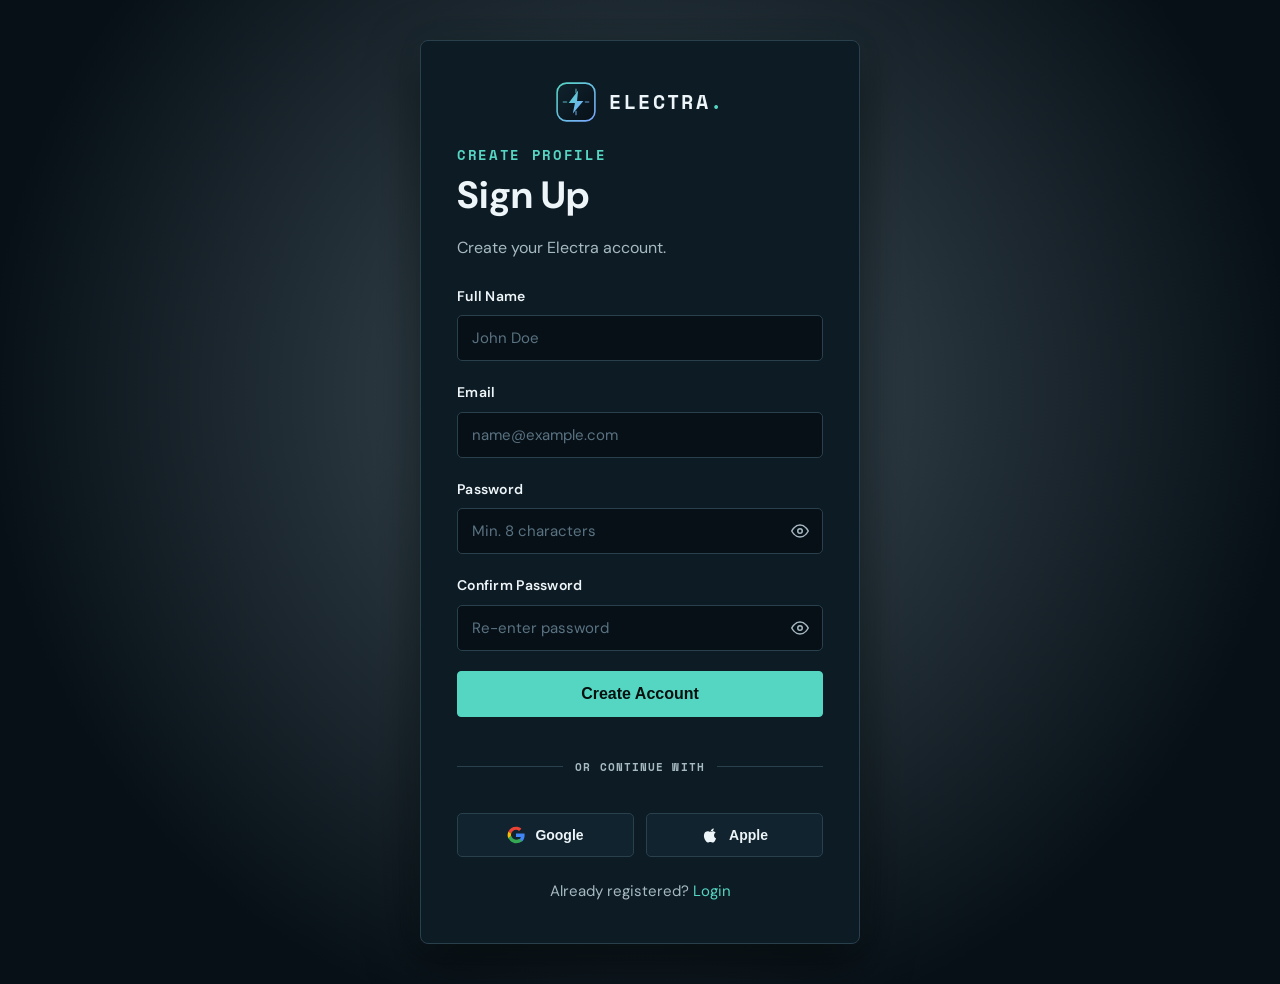
<file: signup.html>
<!doctype html>
<html lang="en">
<head>
  <meta charset="UTF-8">
  <meta name="viewport" content="width=device-width, initial-scale=1.0">
  <title>Sign Up — Electra</title>
  <link rel="icon" type="image/svg+xml" href="favicon.svg">
  <link rel="stylesheet" href="styles.css">
</head>
<body class="auth-page">
  <main class="auth-main">
    <div class="auth-card">
      <div class="auth-logo">
        <a class="brand" href="index.html" aria-label="Electra home">
          <svg class="brand-logo" width="44" height="44" viewBox="0 0 40 40" fill="none" xmlns="http://www.w3.org/2000/svg">
            <defs>
              <linearGradient id="electraGradAuth" x1="0%" y1="0%" x2="100%" y2="100%">
                <stop offset="0%" stop-color="#55d6c2" />
                <stop offset="100%" stop-color="#7aa7ff" />
              </linearGradient>
              <linearGradient id="bgGradAuth" x1="0%" y1="0%" x2="100%" y2="100%">
                <stop offset="0%" stop-color="#10232e" />
                <stop offset="100%" stop-color="#071017" />
              </linearGradient>
            </defs>
            <rect x="2" y="2" width="36" height="36" rx="9" fill="url(#bgGradAuth)" stroke="url(#electraGradAuth)" stroke-width="1.5" />
            <path d="M 8 20 H 11 M 29 20 H 32 M 20 8 V 11 M 20 29 V 32" stroke="url(#electraGradAuth)" stroke-width="1.5" stroke-linecap="round" opacity="0.6" />
            <path d="M22 9L13 21H19L17 31L27 19H21L22 9Z" fill="url(#electraGradAuth)" />
          </svg>
          <span class="brand-text">ELECTRA<span>.</span></span>
        </a>
      </div>
      
      <div class="eyebrow">CREATE PROFILE</div>
      <h1>Sign Up</h1>
      <p>Create your Electra account.</p>
      
      <form>
        <label>
          Full Name
          <input type="text" placeholder="John Doe" required>
        </label>
        
        <label>
          Email
          <input type="email" placeholder="name@example.com" required>
        </label>
        
        <label>
          Password
          <div class="password-field-wrap">
            <input type="password" placeholder="Min. 8 characters" minlength="8" required>
            <button type="button" class="toggle-password-btn" aria-label="Show password">
              <svg width="18" height="18" viewBox="0 0 24 24" fill="none" stroke="currentColor" stroke-width="2" stroke-linecap="round" stroke-linejoin="round">
                <path d="M1 12s4-8 11-8 11 8 11 8-4 8-11 8-11-8-11-8z"></path>
                <circle cx="12" cy="12" r="3"></circle>
              </svg>
            </button>
          </div>
        </label>
        
        <label>
          Confirm Password
          <div class="password-field-wrap">
            <input type="password" placeholder="Re-enter password" minlength="8" required>
            <button type="button" class="toggle-password-btn" aria-label="Show password">
              <svg width="18" height="18" viewBox="0 0 24 24" fill="none" stroke="currentColor" stroke-width="2" stroke-linecap="round" stroke-linejoin="round">
                <path d="M1 12s4-8 11-8 11 8 11 8-4 8-11 8-11-8-11-8z"></path>
                <circle cx="12" cy="12" r="3"></circle>
              </svg>
            </button>
          </div>
        </label>
        
        <button class="btn primary full" type="submit">Create Account</button>

        <div class="auth-divider">
          <span>OR CONTINUE WITH</span>
        </div>

        <div class="social-auth-buttons">
          <button type="button" class="social-btn google-btn">
            <svg width="18" height="18" viewBox="0 0 24 24">
              <path fill="#EA4335" d="M12 5c1.6 0 3 .6 4.1 1.6l3.1-3.1C17.3 1.7 14.8 1 12 1 7.5 1 3.7 3.6 1.9 7.3l3.7 2.9C6.5 7.3 9 5 12 5z"/>
              <path fill="#4285F4" d="M23.5 12.3c0-.8-.1-1.6-.2-2.3H12v4.5h6.5c-.3 1.5-1.1 2.8-2.4 3.7l3.7 2.9c2.2-2 3.7-5 3.7-8.8z"/>
              <path fill="#FBBC05" d="M5.6 14.8c-.2-.7-.4-1.5-.4-2.3s.2-1.6.4-2.3L1.9 7.3C1.2 8.7.8 10.3.8 12s.4 3.3 1.1 4.7l3.7-2.9z"/>
              <path fill="#34A853" d="M12 23c3.2 0 6-1.1 8-3l-3.7-2.9c-1.1.7-2.5 1.2-4.3 1.2-3 0-5.5-2.3-6.4-5.2L1.9 16C3.7 19.7 7.5 23 12 23z"/>
            </svg>
            <span>Google</span>
          </button>
          
          <button type="button" class="social-btn apple-btn">
            <svg width="18" height="18" viewBox="0 0 24 24" fill="currentColor">
              <path d="M18.71 19.5c-.83 1.24-1.71 2.45-3.05 2.47-1.34.03-1.77-.79-3.29-.79-1.53 0-2 .77-3.27.82-1.31.05-2.3-1.32-3.14-2.53C4.25 17 2.94 12.45 4.7 9.39c.87-1.52 2.43-2.48 4.12-2.51 1.28-.02 2.5.87 3.29.87.78 0 2.26-1.07 3.81-.91.65.03 2.47.26 3.64 1.98-.09.06-2.17 1.28-2.15 3.81.03 3.02 2.65 4.03 2.68 4.04-.03.07-.42 1.44-1.38 2.83M15.97 6.32c.67-.82 1.12-1.95.99-3.09-1 .04-2.2.67-2.92 1.5-.64.73-1.2 1.9-1.05 3.02 1.12.09 2.31-.61 2.98-1.43z"/>
            </svg>
            <span>Apple</span>
          </button>
        </div>
      </form>
      
      <p class="switch">Already registered? <a href="login.html">Login</a></p>
    </div>
  </main>

  <script src="script.js"></script>
</body>
</html>
</file>
<file: styles.css>
@import url('https://fonts.googleapis.com/css2?family=DM+Sans:wght@400;500;600;700&family=Space+Mono:wght@400;700&display=swap');

:root {
  --bg: #071017;
  --surface: #0d1b24;
  --surface2: #10232e;
  --line: #29404d;
  --text: #edf5f8;
  --muted: #a7bac3;
  --accent: #55d6c2;
  --accent2: #7aa7ff;
  --max: 1200px;
}

* {
  box-sizing: border-box;
}

html {
  scroll-behavior: smooth;
}

body {
  margin: 0;
  background: var(--bg);
  color: var(--text);
  font-family: "DM Sans", -apple-system, BlinkMacSystemFont, sans-serif;
  font-size: 16px;
  line-height: 1.6;
}

a {
  color: inherit;
  text-decoration: none;
  transition: color 0.2s ease, border-color 0.2s ease;
}

p {
  color: var(--muted);
  margin: 0 0 1.2rem;
}

/* Header & Navigation */
.site-header {
  position: sticky;
  top: 0;
  z-index: 100;
  min-height: 76px;
  padding: 0 4vw;
  display: flex;
  justify-content: space-between;
  align-items: center;
  background: rgba(7, 16, 23, 0.94);
  border-bottom: 1px solid var(--line);
  backdrop-filter: blur(14px);
}

.brand {
  display: flex;
  align-items: center;
  gap: 12px;
  font-weight: 700;
  letter-spacing: 0.05em;
  white-space: nowrap;
  text-decoration: none;
  flex-shrink: 0;
}

.brand-logo {
  width: 42px;
  height: 42px;
  flex-shrink: 0;
  transition: transform 0.3s ease, filter 0.3s ease;
}

.brand:hover .brand-logo {
  transform: scale(1.06);
  filter: drop-shadow(0 0 10px rgba(85, 214, 194, 0.5));
}

.brand-text {
  font-size: 18px;
  font-family: "Space Mono", monospace;
  font-weight: 700;
  letter-spacing: 0.12em;
  color: var(--text);
  line-height: 1;
}

.brand-text span {
  color: var(--accent);
}

.nav-wrapper {
  display: flex;
  align-items: center;
  justify-content: space-between;
  flex: 1;
  margin-left: 48px;
}

.main-nav {
  display: flex;
  justify-content: center;
  align-items: center;
  gap: 32px;
}

.main-nav a {
  font-size: 15px;
  color: #d8e5ea;
  position: relative;
  padding: 6px 0;
  transition: color 0.2s ease;
  font-weight: 500;
}

.main-nav a:hover,
.main-nav a.active {
  color: var(--accent);
}

.main-nav a.active::after {
  content: "";
  position: absolute;
  bottom: -4px;
  left: 0;
  right: 0;
  height: 2px;
  background: var(--accent);
  border-radius: 2px;
  box-shadow: 0 0 8px rgba(85, 214, 194, 0.6);
}

.auth-links {
  display: flex;
  justify-content: flex-end;
  align-items: center;
  gap: 16px;
  margin-left: auto;
}

.auth-links a {
  font-size: 14px;
  font-weight: 600;
  display: inline-flex;
  align-items: center;
  justify-content: center;
  height: 40px;
  padding: 0 22px;
  border-radius: 6px;
  text-decoration: none;
  box-sizing: border-box;
  transition: all 0.2s ease;
}

.auth-links .login {
  border: 1px solid var(--line);
  color: var(--text);
  background: transparent;
}

.auth-links .login:hover {
  border-color: var(--accent);
  color: var(--accent);
  background: rgba(85, 214, 194, 0.08);
}

.auth-links .signup {
  border: 1px solid var(--accent);
  color: var(--accent);
  background: rgba(85, 214, 194, 0.08);
}

.auth-links .signup:hover {
  background: var(--accent);
  color: #04110f;
  box-shadow: 0 4px 18px rgba(85, 214, 194, 0.3);
}

.menu-toggle {
  display: none;
  background: none;
  border: 0;
  color: var(--text);
  font-size: 24px;
  cursor: pointer;
  padding: 8px;
}

/* Page Layout & Sections */
.section {
  max-width: var(--max);
  margin: auto;
  padding: 100px 5vw;
}

.hero {
  text-align: center;
  min-height: calc(100vh - 76px);
  display: flex;
  flex-direction: column;
  align-items: center;
  justify-content: center;
}

.eyebrow,
.tag {
  font: 700 14px/1.2 "Space Mono", monospace;
  letter-spacing: 0.12em;
  color: var(--accent);
}

h1, h2, h3 {
  margin: 0 0 18px;
  line-height: 1.15;
}

h1 {
  font-size: clamp(42px, 6vw, 76px);
  max-width: 900px;
}

h2 {
  font-size: clamp(30px, 4vw, 52px);
}

h3 {
  font-size: clamp(20px, 2vw, 26px);
}

.hero > p {
  max-width: 720px;
  font-size: 18px;
}

.hero-actions {
  display: flex;
  gap: 12px;
  flex-wrap: wrap;
  justify-content: center;
  margin: 22px 0 45px;
}

.btn {
  display: inline-flex;
  align-items: center;
  justify-content: center;
  min-height: 46px;
  padding: 10px 18px;
  border: 1px solid var(--line);
  font-size: 16px;
  border-radius: 4px;
  transition: background 0.2s ease, border-color 0.2s ease, transform 0.2s ease;
}

.btn:hover {
  border-color: var(--accent);
  transform: translateY(-2px);
}

.btn.primary {
  background: var(--accent);
  color: #04110f;
  border-color: var(--accent);
  font-weight: 700;
}

.btn.primary:hover {
  background: #6ae5d2;
  box-shadow: 0 4px 20px rgba(85, 214, 194, 0.3);
}

/* Status Dashboard Grid */
.status-grid {
  width: min(900px, 100%);
  display: grid;
  grid-template-columns: repeat(3, 1fr);
  border: 1px solid var(--line);
  background: var(--surface);
  border-radius: 4px;
  overflow: hidden;
}

.status-grid div {
  padding: 22px;
  border-right: 1px solid var(--line);
  border-bottom: 1px solid var(--line);
}

.status-grid div:nth-child(3n) {
  border-right: 0;
}

.status-grid div:nth-child(n+4) {
  border-bottom: 0;
}

.status-grid span,
.status-grid small {
  display: block;
  font: 14px "Space Mono", monospace;
  color: var(--muted);
}

.status-grid strong {
  display: block;
  font: 700 clamp(24px, 3vw, 36px) "Space Mono", monospace;
  margin: 8px 0;
  color: var(--accent);
}

/* Headings & Card Grids */
.section-heading {
  text-align: center;
  max-width: 820px;
  margin: 0 auto 45px;
}

.card-grid {
  display: grid;
  gap: 18px;
  align-items: stretch;
}

.card-grid.three {
  grid-template-columns: repeat(3, 1fr);
}

.card-grid.two {
  grid-template-columns: repeat(2, 1fr);
}

.panel {
  background: var(--surface);
  border: 1px solid var(--line);
  padding: 28px;
  min-width: 0;
  border-radius: 4px;
  display: flex;
  flex-direction: column;
  justify-content: flex-start;
  height: 100%;
  box-sizing: border-box;
  transition: border-color 0.3s ease, transform 0.3s ease, box-shadow 0.3s ease;
}

.panel:hover {
  border-color: var(--accent);
  transform: translateY(-3px);
  box-shadow: 0 8px 30px rgba(7, 16, 23, 0.6);
}

.panel h3 {
  margin-top: 18px;
}

.panel p {
  flex: 1;
}

.panel a {
  color: var(--accent);
  font-size: 16px;
  font-weight: 500;
  display: inline-flex;
  align-items: center;
  gap: 4px;
  margin-top: auto;
  align-self: flex-start;
  transition: gap 0.2s ease;
}

/* Hero Visual Showcase */
.hero-preview {
  width: min(920px, 100%);
  margin: 35px auto 45px;
  background: var(--surface);
  border: 1px solid var(--line);
  border-radius: 8px;
  overflow: hidden;
  box-shadow: 0 20px 50px rgba(0, 0, 0, 0.7), 0 0 30px rgba(85, 214, 194, 0.1);
  transition: border-color 0.3s ease, transform 0.3s ease;
}

.hero-preview:hover {
  border-color: var(--accent);
  transform: translateY(-4px);
}

.hero-preview-header {
  display: flex;
  align-items: center;
  gap: 8px;
  padding: 12px 18px;
  background: rgba(7, 16, 23, 0.8);
  border-bottom: 1px solid var(--line);
}

.hero-preview-header .dot {
  width: 10px;
  height: 10px;
  border-radius: 50%;
}

.hero-preview-header .dot.red { background: #ff5f56; }
.hero-preview-header .dot.yellow { background: #ffbd2e; }
.hero-preview-header .dot.green { background: #27c93f; }

.preview-title {
  font: 700 12px "Space Mono", monospace;
  color: var(--muted);
  letter-spacing: 0.1em;
  margin-left: 10px;
}

.hero-img {
  width: 100%;
  height: auto;
  display: block;
  object-fit: cover;
}

/* Panel Featured Image Cards */
.panel-featured {
  display: grid;
  grid-template-columns: 1fr 1fr;
  gap: 24px;
  align-items: center;
  grid-column: 1 / -1;
  padding: 0;
  overflow: hidden;
}

.panel-img-wrap {
  position: relative;
  width: 100%;
  height: 100%;
  min-height: 240px;
  overflow: hidden;
  background: var(--bg);
}

.panel-img {
  width: 100%;
  height: 100%;
  object-fit: cover;
  transition: transform 0.4s ease, filter 0.4s ease;
}

.panel-featured:hover .panel-img {
  transform: scale(1.05);
  filter: brightness(1.1);
}

.panel-body {
  padding: 30px;
}

.dark-section {
  max-width: none;
  background: #09151d;
}

.dark-section > .section-heading,
.dark-section > .card-grid {
  max-width: var(--max);
  margin-left: auto;
  margin-right: auto;
}

.terminal {
  min-height: 220px;
  display: flex;
  flex-direction: column;
  justify-content: flex-start;
}

.terminal-line {
  margin-top: auto;
  padding-top: 16px;
  border-top: 1px dashed var(--line);
  font: 14px "Space Mono", monospace;
  color: var(--accent);
}

/* Automation Flow Diagram */
.flow {
  display: flex;
  align-items: stretch;
  justify-content: center;
  flex-wrap: wrap;
  gap: 12px;
  max-width: 1100px;
  margin: auto;
}

.flow-node {
  background: var(--surface);
  border: 1px solid var(--line);
  padding: 24px 20px;
  text-align: center;
  border-radius: 4px;
  flex: 1;
  min-width: 170px;
  display: flex;
  flex-direction: column;
  justify-content: flex-start;
  align-self: stretch;
  box-sizing: border-box;
  transition: border-color 0.3s ease, transform 0.3s ease;
}

.flow-node:hover {
  border-color: var(--accent);
  transform: translateY(-2px);
}

.flow-node span {
  font: 14px "Space Mono", monospace;
  color: var(--accent);
}

.flow-node h3 {
  margin-top: 10px;
  font-size: 18px;
}

.flow-node p {
  margin-bottom: 0;
  margin-top: auto;
  padding-top: 8px;
}

.flow-arrow {
  font: 20px "Space Mono", monospace;
  color: var(--accent);
  display: flex;
  align-items: center;
  justify-content: center;
  padding: 0 2px;
}

.about {
  padding-bottom: 120px;
}

.about-grid {
  display: grid;
  grid-template-columns: 1fr 1fr;
  gap: 24px;
  margin-top: 40px;
  align-items: stretch;
}

.about-card {
  background: var(--surface);
  border: 1px solid var(--line);
  padding: 30px;
  border-radius: 6px;
  display: flex;
  flex-direction: column;
  justify-content: flex-start;
  height: 100%;
  box-sizing: border-box;
  transition: border-color 0.3s ease;
}

.about-card:hover {
  border-color: var(--accent);
}

.about-card h3 {
  font-size: 22px;
  margin-bottom: 14px;
  color: var(--text);
}

.contact-info-list {
  display: grid;
  gap: 16px;
  margin-top: 20px;
}

.contact-info-item {
  display: flex;
  align-items: flex-start;
  gap: 14px;
  font-size: 15px;
  color: var(--muted);
}

.contact-info-item svg {
  color: var(--accent);
  flex-shrink: 0;
  margin-top: 3px;
}

.contact-info-item strong {
  color: var(--text);
  display: block;
  font-size: 14px;
  font-family: "Space Mono", monospace;
  margin-bottom: 2px;
}

.map-container {
  width: 100%;
  height: 240px;
  border-radius: 6px;
  overflow: hidden;
  border: 1px solid var(--line);
  margin-top: 20px;
}

.map-container iframe {
  width: 100%;
  height: 100%;
  border: 0;
  filter: grayscale(1) invert(0.92) contrast(1.2);
}

/* Footer Components */
.site-footer {
  border-top: 1px solid var(--line);
  padding: 65px 5vw 35px;
  background: var(--surface2);
  position: relative;
}

.site-footer::before {
  content: "";
  position: absolute;
  top: -1px;
  left: 0;
  right: 0;
  height: 1px;
  background: linear-gradient(90deg, transparent, var(--accent), var(--accent2), transparent);
}

.footer-container {
  max-width: var(--max);
  margin: 0 auto;
  display: grid;
  grid-template-columns: 1.2fr 0.7fr 1.3fr;
  gap: 40px;
  align-items: start;
}

.footer-brand p {
  margin: 8px 0 16px;
  font-size: 14px;
  color: var(--muted);
}

.social-links {
  display: flex;
  gap: 12px;
  margin-top: 16px;
}

.social-icon {
  width: 38px;
  height: 38px;
  display: inline-flex;
  align-items: center;
  justify-content: center;
  background: var(--surface);
  border: 1px solid var(--line);
  border-radius: 6px;
  color: var(--text);
  transition: all 0.25s ease;
}

.social-icon:hover {
  color: var(--accent);
  border-color: var(--accent);
  background: rgba(85, 214, 194, 0.08);
  transform: translateY(-3px);
  box-shadow: 0 4px 15px rgba(85, 214, 194, 0.2);
}

.footer-title {
  font: 700 13px/1.2 "Space Mono", monospace;
  letter-spacing: 0.12em;
  color: var(--accent);
  text-transform: uppercase;
  margin: 0 0 16px;
}

.footer-links {
  display: flex;
  flex-direction: column;
  gap: 10px;
}

.footer-links a {
  font-size: 14px;
  color: #d8e5ea;
  transition: color 0.2s ease, transform 0.2s ease;
}

.footer-links a:hover {
  color: var(--accent);
  transform: translateX(3px);
}

.footer-newsletter {
  background: var(--surface);
  border: 1px solid var(--line);
  padding: 24px;
  border-radius: 6px;
  transition: border-color 0.3s ease, box-shadow 0.3s ease;
}

.footer-newsletter:hover {
  border-color: rgba(85, 214, 194, 0.4);
  box-shadow: 0 8px 30px rgba(7, 16, 23, 0.6);
}

.newsletter-desc {
  font-size: 14px;
  color: var(--muted);
  margin: 0 0 16px;
  line-height: 1.5;
}

.newsletter-input-wrap {
  display: flex;
  gap: 8px;
}

.newsletter-input {
  flex: 1;
  min-height: 44px;
  padding: 10px 14px;
  background: var(--bg);
  border: 1px solid var(--line);
  color: var(--text);
  font: 14px "DM Sans", sans-serif;
  border-radius: 4px;
  transition: border-color 0.2s ease;
}

.newsletter-input:focus {
  outline: none;
  border-color: var(--accent);
  box-shadow: 0 0 0 2px rgba(85, 214, 194, 0.2);
}

.newsletter-btn {
  white-space: nowrap;
  min-height: 44px;
  padding: 0 18px;
  font-size: 14px;
}

.footer-bottom {
  max-width: var(--max);
  margin: 40px auto 0;
  padding-top: 24px;
  border-top: 1px solid var(--line);
  display: flex;
  justify-content: space-between;
  align-items: center;
}

.copyright {
  font-size: 14px;
  color: var(--muted);
  margin: 0;
}

/* Auth Pages (Login & Sign Up) */
.auth-page {
  background: radial-gradient(circle at 50% 40%, rgba(16, 35, 46, 0.8) 0%, var(--bg) 75%);
}

.auth-main {
  min-height: 100vh;
  display: grid;
  place-items: center;
  padding: 40px 20px;
}

.auth-card {
  width: min(440px, 100%);
  background: var(--surface);
  border: 1px solid var(--line);
  padding: 40px 36px;
  border-radius: 8px;
  box-shadow: 0 16px 50px rgba(0, 0, 0, 0.6), 0 0 30px rgba(85, 214, 194, 0.05);
}

.auth-logo {
  display: flex;
  justify-content: center;
  margin-bottom: 24px;
}

.auth-logo .brand {
  flex-direction: row;
  gap: 12px;
  align-items: center;
  justify-content: center;
}

.auth-logo .brand-text {
  font-size: 20px;
}

.auth-card h1 {
  font-size: 38px;
  margin-top: 10px;
}

.auth-card form {
  display: grid;
  gap: 20px;
  margin-top: 24px;
}

label {
  display: flex;
  flex-direction: column;
  gap: 8px;
  font-size: 14px;
  font-weight: 600;
  color: var(--text);
  letter-spacing: 0.02em;
}

input {
  width: 100%;
  height: 46px;
  padding: 0 14px;
  background: #071017;
  border: 1px solid var(--line);
  color: var(--text);
  font: 15px "DM Sans", sans-serif;
  border-radius: 5px;
  box-sizing: border-box;
  transition: border-color 0.2s ease, box-shadow 0.2s ease;
}

input:focus {
  outline: none;
  border-color: var(--accent);
  box-shadow: 0 0 0 3px rgba(85, 214, 194, 0.15);
}

input::placeholder {
  color: #5a7382;
}

.form-row {
  display: flex;
  justify-content: space-between;
  gap: 15px;
  align-items: center;
  font-size: 14px;
}

.check {
  display: flex;
  flex-direction: row;
  align-items: center;
  gap: 8px;
  cursor: pointer;
  font-size: 14px;
  font-weight: 400;
  color: var(--muted);
}

.check input {
  width: 16px;
  height: 16px;
  min-height: 16px;
  margin: 0;
  cursor: pointer;
}

.form-row a,
.switch a {
  color: var(--accent);
}

.full {
  width: 100%;
  cursor: pointer;
}

.switch {
  text-align: center;
  margin: 22px 0 0;
  font-size: 15px;
}

/* Password Visibility Toggle */
.password-field-wrap {
  position: relative;
  display: flex;
  align-items: center;
  width: 100%;
}

.password-field-wrap input {
  padding-right: 44px;
}

.toggle-password-btn {
  position: absolute;
  right: 8px;
  top: 50%;
  transform: translateY(-50%);
  background: none;
  border: none;
  color: var(--muted);
  cursor: pointer;
  padding: 6px;
  display: flex;
  align-items: center;
  justify-content: center;
  border-radius: 4px;
  transition: color 0.2s ease, background 0.2s ease;
}

.toggle-password-btn:hover {
  color: var(--accent);
  background: rgba(85, 214, 194, 0.1);
}

/* Social Login Buttons & Divider */
.auth-divider {
  display: flex;
  align-items: center;
  text-align: center;
  margin: 22px 0 18px;
}

.auth-divider::before,
.auth-divider::after {
  content: '';
  flex: 1;
  border-bottom: 1px solid var(--line);
}

.auth-divider span {
  padding: 0 12px;
  font: 700 11px "Space Mono", monospace;
  color: var(--muted);
  letter-spacing: 0.1em;
}

.social-auth-buttons {
  display: grid;
  grid-template-columns: 1fr 1fr;
  gap: 12px;
}

.social-btn {
  display: flex;
  align-items: center;
  justify-content: center;
  gap: 10px;
  min-height: 44px;
  background: var(--surface2);
  border: 1px solid var(--line);
  color: var(--text);
  font-size: 14px;
  font-weight: 600;
  border-radius: 5px;
  cursor: pointer;
  transition: all 0.2s ease;
}

.social-btn:hover {
  border-color: var(--accent);
  background: rgba(85, 214, 194, 0.08);
  transform: translateY(-1px);
  box-shadow: 0 4px 14px rgba(0, 0, 0, 0.3);
}

/* Mobile & Responsive Rules */
@media (max-width: 1000px) {
  .site-header {
    padding: 0 20px;
    justify-content: space-between;
  }
  
  .nav-wrapper {
    display: none;
    position: absolute;
    top: 100%;
    left: 0;
    right: 0;
    background: var(--surface2);
    flex-direction: column;
    padding: 28px 24px;
    border-bottom: 1px solid var(--line);
    border-top: 1px solid rgba(85, 214, 194, 0.15);
    box-shadow: 0 20px 40px rgba(0, 0, 0, 0.75);
    gap: 24px;
    margin-left: 0;
  }

  .nav-wrapper.mobile-open {
    display: flex;
    animation: menuSlideDown 0.25s ease-out forwards;
  }
  
  .main-nav {
    flex-direction: column;
    width: 100%;
    gap: 14px;
    align-items: center;
  }
  
  .main-nav a {
    font-size: 16px;
    font-weight: 500;
    padding: 10px 20px;
    width: 100%;
    text-align: center;
    border-radius: 6px;
    transition: background 0.2s ease, color 0.2s ease;
  }
  
  .main-nav a:hover,
  .main-nav a.active {
    background: rgba(85, 214, 194, 0.08);
    color: var(--accent);
  }
  
  .main-nav a.active::after {
    display: none;
  }

  .auth-links {
    width: 100%;
    justify-content: center;
    gap: 14px;
    padding-top: 20px;
    border-top: 1px solid var(--line);
    margin-top: 4px;
  }

  .auth-links a {
    flex: 1;
    max-width: 180px;
    height: 44px;
    font-size: 15px;
  }
  
  .menu-toggle {
    display: flex;
    align-items: center;
    justify-content: center;
    width: 40px;
    height: 40px;
    border-radius: 6px;
    border: 1px solid var(--line);
    color: var(--text);
    font-size: 20px;
    background: var(--surface);
    cursor: pointer;
    transition: all 0.2s ease;
  }

  .menu-toggle:hover {
    border-color: var(--accent);
    color: var(--accent);
  }
  
  .card-grid.three {
    grid-template-columns: repeat(2, 1fr);
  }
}

@keyframes menuSlideDown {
  from {
    opacity: 0;
    transform: translateY(-8px);
  }
  to {
    opacity: 1;
    transform: translateY(0);
  }
}

@media (max-width: 700px) {
  body {
    font-size: 16px;
  }
  
  .site-header {
    min-height: 68px;
    padding: 0 20px;
  }
  
  .brand-logo {
    width: 38px;
    height: 38px;
  }
  
  .brand-text {
    font-size: 14px;
  }
  
  .section {
    padding: 72px 20px;
  }
  
  .hero {
    min-height: calc(100vh - 68px);
  }
  
  h1 {
    font-size: clamp(36px, 10vw, 54px);
  }
  
  h2 {
    font-size: clamp(28px, 8vw, 42px);
  }
  
  h3 {
    font-size: 20px;
  }
  
  .hero > p {
    font-size: 16px;
  }
  
  .status-grid {
    grid-template-columns: 1fr;
  }
  
  .status-grid div {
    border-right: 0;
    border-bottom: 1px solid var(--line);
  }
  
  .card-grid.three,
  .card-grid.two {
    grid-template-columns: 1fr;
  }
  
  .panel-featured {
    grid-template-columns: 1fr;
  }
  
  .flow {
    flex-direction: column;
    align-items: stretch;
    gap: 10px;
  }
  
  .flow-arrow {
    transform: rotate(90deg);
    text-align: center;
    justify-content: center;
    padding: 4px 0;
  }
  
  .about-grid {
    grid-template-columns: 1fr;
  }
  
  .footer-container {
    grid-template-columns: 1fr;
    gap: 32px;
  }
  
  .newsletter-input-wrap {
    flex-direction: column;
  }
  
  .newsletter-btn {
    width: 100%;
  }
  
  .auth-main {
    padding: 40px 20px;
  }
  
  .auth-card {
    padding: 28px 22px;
  }
  
  .auth-card h1 {
    font-size: 36px;
  }
}

@media (max-width: 420px) {
  .brand-text {
    font-size: 14px;
  }
  
  .hero-actions .btn {
    width: 100%;
  }
  
  .form-row {
    align-items: flex-start;
    flex-direction: column;
  }
  
  .section {
    padding-left: 16px;
    padding-right: 16px;
  }
}

@media (prefers-reduced-motion: reduce) {
  html {
    scroll-behavior: auto;
  }
}

/* Floating Back to Top Button */
.back-to-top {
  position: fixed;
  bottom: 32px;
  right: 32px;
  width: 48px;
  height: 48px;
  border-radius: 10px;
  background: rgba(13, 27, 36, 0.85);
  border: 1px solid var(--line);
  color: var(--text);
  display: flex;
  align-items: center;
  justify-content: center;
  cursor: pointer;
  opacity: 0;
  visibility: hidden;
  transform: translateY(16px) scale(0.9);
  transition: opacity 0.3s ease, visibility 0.3s ease, transform 0.3s cubic-bezier(0.16, 1, 0.3, 1), background 0.2s ease, border-color 0.2s ease, box-shadow 0.25s ease;
  z-index: 99;
  backdrop-filter: blur(12px);
  -webkit-backdrop-filter: blur(12px);
  box-shadow: 0 8px 24px rgba(0, 0, 0, 0.5);
}

.back-to-top.visible {
  opacity: 1;
  visibility: visible;
  transform: translateY(0) scale(1);
}

.back-to-top:hover {
  background: var(--accent);
  color: #04110f;
  border-color: var(--accent);
  transform: translateY(-4px) scale(1.05);
  box-shadow: 0 10px 25px rgba(85, 214, 194, 0.4), 0 0 15px rgba(85, 214, 194, 0.2);
}

.back-to-top:active {
  transform: translateY(-2px) scale(0.98);
}

.back-to-top svg {
  transition: transform 0.25s ease;
}

.back-to-top:hover svg {
  transform: translateY(-2px);
}

@media (max-width: 700px) {
  .back-to-top {
    bottom: 20px;
    right: 20px;
    width: 44px;
    height: 44px;
    border-radius: 8px;
  }
}
</file>
